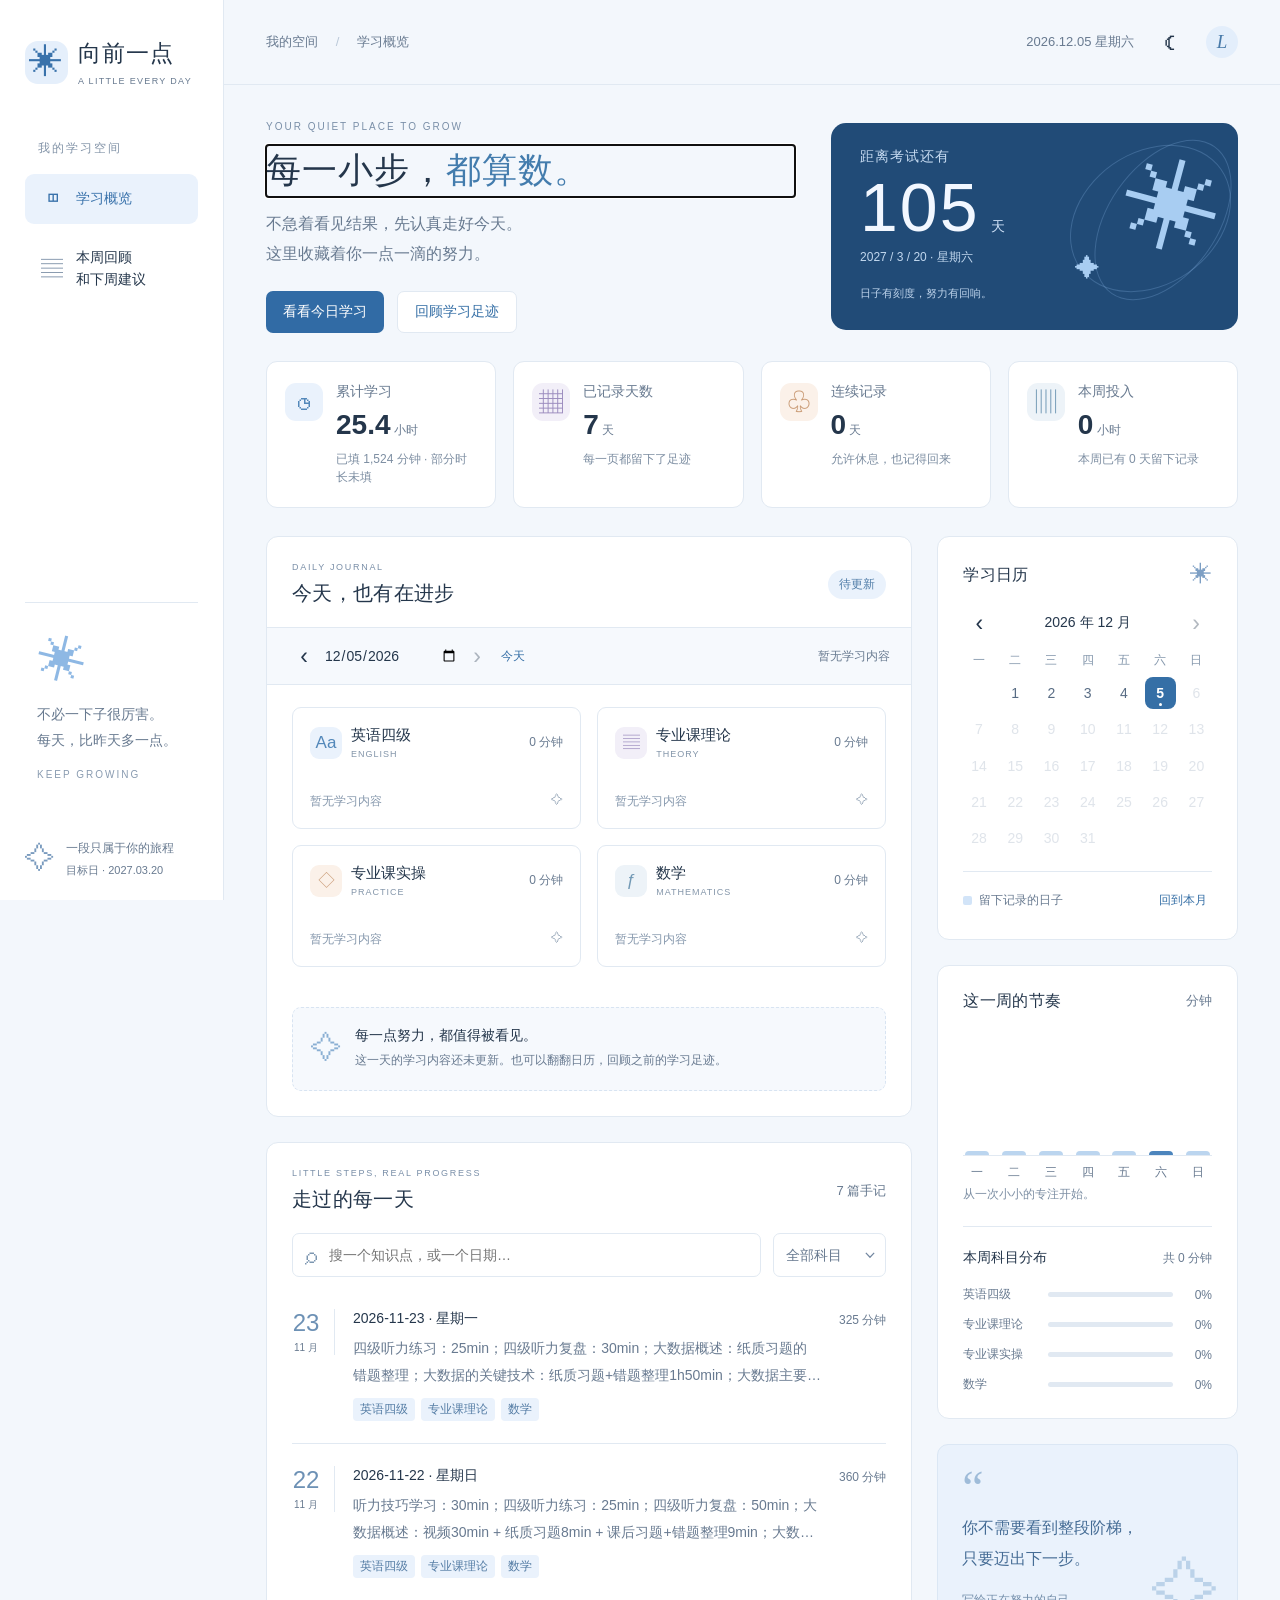
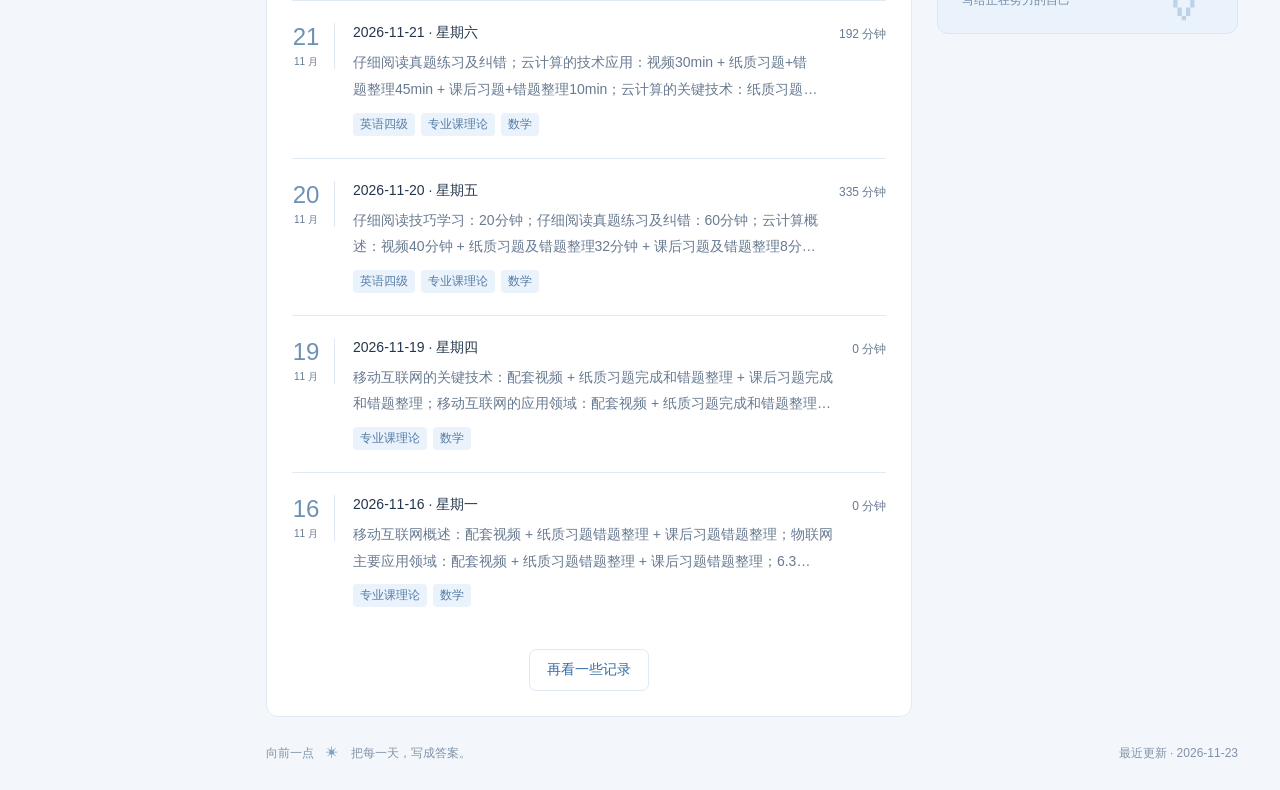
<file: index.html>
<!doctype html>
<html lang="zh-CN">
<head>
  <meta charset="UTF-8"><meta name="viewport" content="width=device-width, initial-scale=1, viewport-fit=cover"><meta name="color-scheme" content="light dark"><meta name="theme-color" content="#f3f7fc">
  <meta name="description" content="一个人的学习手记，记录英语、数学与专业课的每一点进步。"><title>向前一点 · 学习手记</title>
  <link rel="icon" href="./favicon.svg?v=20261120-blue" type="image/svg+xml"><link rel="stylesheet" href="./styles.css?v=20261120-blue"><link rel="stylesheet" href="./mobile.css?v=20261120-blue"><script src="./data/study-data.js" defer></script><script src="./app.js?v=20261120-blue" defer></script>
</head>
<body data-mobile-page="overview">
  <a class="skip-link" href="#main">跳到主要内容</a>
  <aside class="sidebar">
    <a class="brand" href="./"><span class="brand-icon" aria-hidden="true">✳</span><span id="site-name">向前一点<small>A LITTLE EVERY DAY</small></span></a>
    <p class="nav-label">我的学习空间</p><nav aria-label="主导航">
<a class="nav-item active" href="#overview" data-nav-view="overview" aria-label="学习概览" aria-current="page"><span aria-hidden="true">◫</span><span class="nav-copy">学习概览</span><span class="nav-short" aria-hidden="true">总览</span></a>
<a class="nav-item mobile-only-nav" href="#daily" data-nav-view="daily" aria-label="今天"><span aria-hidden="true">◷</span><span class="nav-copy">今天</span><span class="nav-short" aria-hidden="true">今天</span></a>
<a class="nav-item mobile-only-nav" href="#week" data-nav-view="week" aria-label="本周"><span aria-hidden="true">▥</span><span class="nav-copy">本周</span><span class="nav-short" aria-hidden="true">本周</span></a>
<a class="nav-item mobile-only-nav" href="#history" data-nav-view="history" aria-label="记录"><span aria-hidden="true">▦</span><span class="nav-copy">记录</span><span class="nav-short" aria-hidden="true">记录</span></a>
<a class="nav-item" href="./reviews.html" data-nav-view="reviews" aria-label="本周回顾和下周建议"><span aria-hidden="true">▤</span><span class="nav-copy">本周回顾<br>和下周建议</span><span class="nav-short" aria-hidden="true">周报</span></a></nav>
    <div class="sidebar-note"><span class="sprout" aria-hidden="true">✳</span><p>不必一下子很厉害。<br>每天，比昨天多一点。</p><span>KEEP GROWING</span></div><div class="sidebar-bottom"><span class="small-spark" aria-hidden="true">✧</span><span>一段只属于你的旅程<small id="sidebar-exam">目标日 · 2027.03.20</small></span></div>
  </aside>
  <div class="workspace">
    <header class="topbar"><div class="breadcrumb">我的空间 <span>/</span> 学习概览</div><div class="topbar-actions"><time id="today-label"></time><button id="theme-toggle" class="icon-button" type="button" aria-label="切换到深色主题">☾</button><span class="avatar" aria-label="个人学习空间">L</span></div></header>
    <main id="main">
      <div class="data-error" id="data-error" role="alert" hidden>学习内容暂时无法加载，请稍后刷新页面重试。</div>
      <section class="welcome" id="overview" data-mobile-view="overview" aria-labelledby="welcome-title"><div><p class="eyebrow">YOUR QUIET PLACE TO GROW</p><h1 id="welcome-title" tabindex="-1">每一小步，<span>都算数。</span></h1><p class="welcome-text">不急着看见结果，先认真走好今天。<br>这里收藏着你一点一滴的努力。</p><div class="welcome-actions"><a class="button primary" href="#daily">看看今日学习</a><a class="button subtle" href="#history">回顾学习足迹</a></div></div><div class="countdown-card"><p class="countdown-label" id="countdown-label">距离考试还有</p><div class="countdown-number"><strong id="days-left">—</strong><span>天</span></div><p class="countdown-date" id="exam-date">2027 年 3 月 20 日 · 星期六</p><div class="countdown-art" aria-hidden="true"><div class="orbit"></div><div class="orbit second"></div><span>✳</span><i>✦</i></div><p class="countdown-foot">日子有刻度，努力有回响。</p></div></section>
      <section class="stats" data-mobile-view="overview" aria-label="学习统计"><article class="stat"><span class="stat-icon green" aria-hidden="true">◷</span><div><p>累计学习</p><strong id="total-hours">0<small> 小时</small></strong><span id="total-minutes">从第一分钟开始</span></div></article><article class="stat"><span class="stat-icon lavender" aria-hidden="true">▦</span><div><p>已记录天数</p><strong id="total-days">0<small> 天</small></strong><span>每一页都留下了足迹</span></div></article><article class="stat"><span class="stat-icon peach" aria-hidden="true">♧</span><div><p>连续记录</p><strong id="streak">0<small> 天</small></strong><span>允许休息，也记得回来</span></div></article><article class="stat"><span class="stat-icon blue" aria-hidden="true">▥</span><div><p>本周投入</p><strong id="week-hours">0<small> 小时</small></strong><span id="week-caption">这一周，一起稳稳向前</span></div></article></section>
      <div class="dashboard-columns"><div class="main-column">
        <section class="panel daily-panel" id="daily" data-mobile-view="daily" aria-labelledby="daily-title"><div class="panel-heading"><div><p class="eyebrow">DAILY JOURNAL</p><h2 id="daily-title" tabindex="-1">今天，也有在进步</h2></div><span id="day-mood" class="mood">待更新</span></div><div class="date-toolbar"><div class="date-controls"><button id="previous-day" class="icon-button" aria-label="前一天" type="button">‹</button><label><span class="sr-only">查看日期</span><input id="day-picker" type="date" min="2000-01-01" max="2100-12-31"></label><button id="next-day" class="icon-button" aria-label="后一天" type="button">›</button><button id="go-today" class="text-button" type="button">今天</button></div><span id="day-summary">暂无学习内容</span></div><div class="subject-grid" id="subject-grid"></div><div class="day-notes" id="day-notes"></div><div class="daily-empty" id="daily-empty"><span aria-hidden="true">✧</span><div><strong>每一点努力，都值得被看见。</strong><p>这一天的学习内容还未更新。也可以翻翻日历，回顾之前的学习足迹。</p></div></div></section>
        <section class="panel history-panel" id="history" data-mobile-view="history" aria-labelledby="history-title"><div class="panel-heading"><div><p class="eyebrow">LITTLE STEPS, REAL PROGRESS</p><h2 id="history-title" tabindex="-1">走过的每一天</h2></div><span class="muted" id="history-count">0 篇手记</span></div><div class="history-tools"><label class="search"><span aria-hidden="true">⌕</span><input id="history-search" type="search" placeholder="搜一个知识点，或一个日期…" aria-label="搜索学习记录"></label><select id="subject-filter" aria-label="筛选科目"><option value="all">全部科目</option><option value="english">英语四级</option><option value="theory">专业课理论</option><option value="practice">专业课实操</option><option value="math">数学</option></select></div><div id="history-list"></div><button id="load-more" class="button subtle load-more" type="button" hidden>再看一些记录</button></section>
      </div><div class="side-column">
        <section class="panel calendar-panel" data-mobile-view="history" aria-labelledby="calendar-title"><div class="compact-heading"><h2 id="calendar-title">学习日历</h2><span class="calendar-flower" aria-hidden="true">✳</span></div><div class="month-control"><button id="previous-month" class="icon-button" type="button" aria-label="上个月">‹</button><strong id="calendar-month"></strong><button id="next-month" class="icon-button" type="button" aria-label="下个月">›</button></div><div class="weekdays" aria-hidden="true"><span>一</span><span>二</span><span>三</span><span>四</span><span>五</span><span>六</span><span>日</span></div><div class="calendar-grid" id="calendar-grid"></div><div class="calendar-legend"><span><i></i>留下记录的日子</span><button id="calendar-today" class="text-button" type="button">回到本月</button></div></section>
        <section class="panel weekly-panel" id="week" data-mobile-view="week" aria-labelledby="weekly-title"><div class="mobile-week-summary"><p class="eyebrow">THIS WEEK</p><h1 tabindex="-1" id="week-view-title">这一周，慢慢积累</h1><p id="week-range"></p><div><strong id="week-view-hours">0 小时</strong><span id="week-view-days">0 天记录</span></div></div><div class="compact-heading"><h2 id="weekly-title">这一周的节奏</h2><span class="muted">分钟</span></div><div id="weekly-chart" class="weekly-chart" role="img" aria-label="本周各天学习时长"></div><p class="chart-caption" id="chart-caption">从一次小小的专注开始。</p><div class="distribution-heading"><h3>本周科目分布</h3><span id="week-total">共 0 分钟</span></div><div class="distribution" id="distribution"></div><div class="mobile-week-link"><p>回看这一周，也为下一周留一点期待。</p><a class="button subtle" href="./reviews.html">查看 AI 回顾与建议</a></div></section>
        <section class="quote-panel" data-mobile-view="overview"><span class="quote-mark" aria-hidden="true">“</span><p>你不需要看到整段阶梯，<br>只要迈出下一步。</p><span>写给正在努力的自己</span><span class="quote-star" aria-hidden="true">✧</span></section>
      </div></div>
      <footer class="footer"><span>向前一点 <span aria-hidden="true">✳</span> 把每一天，写成答案。</span><span id="last-update">学习足迹，慢慢积累</span></footer><noscript><p class="data-error">请开启 JavaScript 以查看倒计时和学习记录。</p></noscript>
    </main>
  </div>
</body>
</html>
</file>
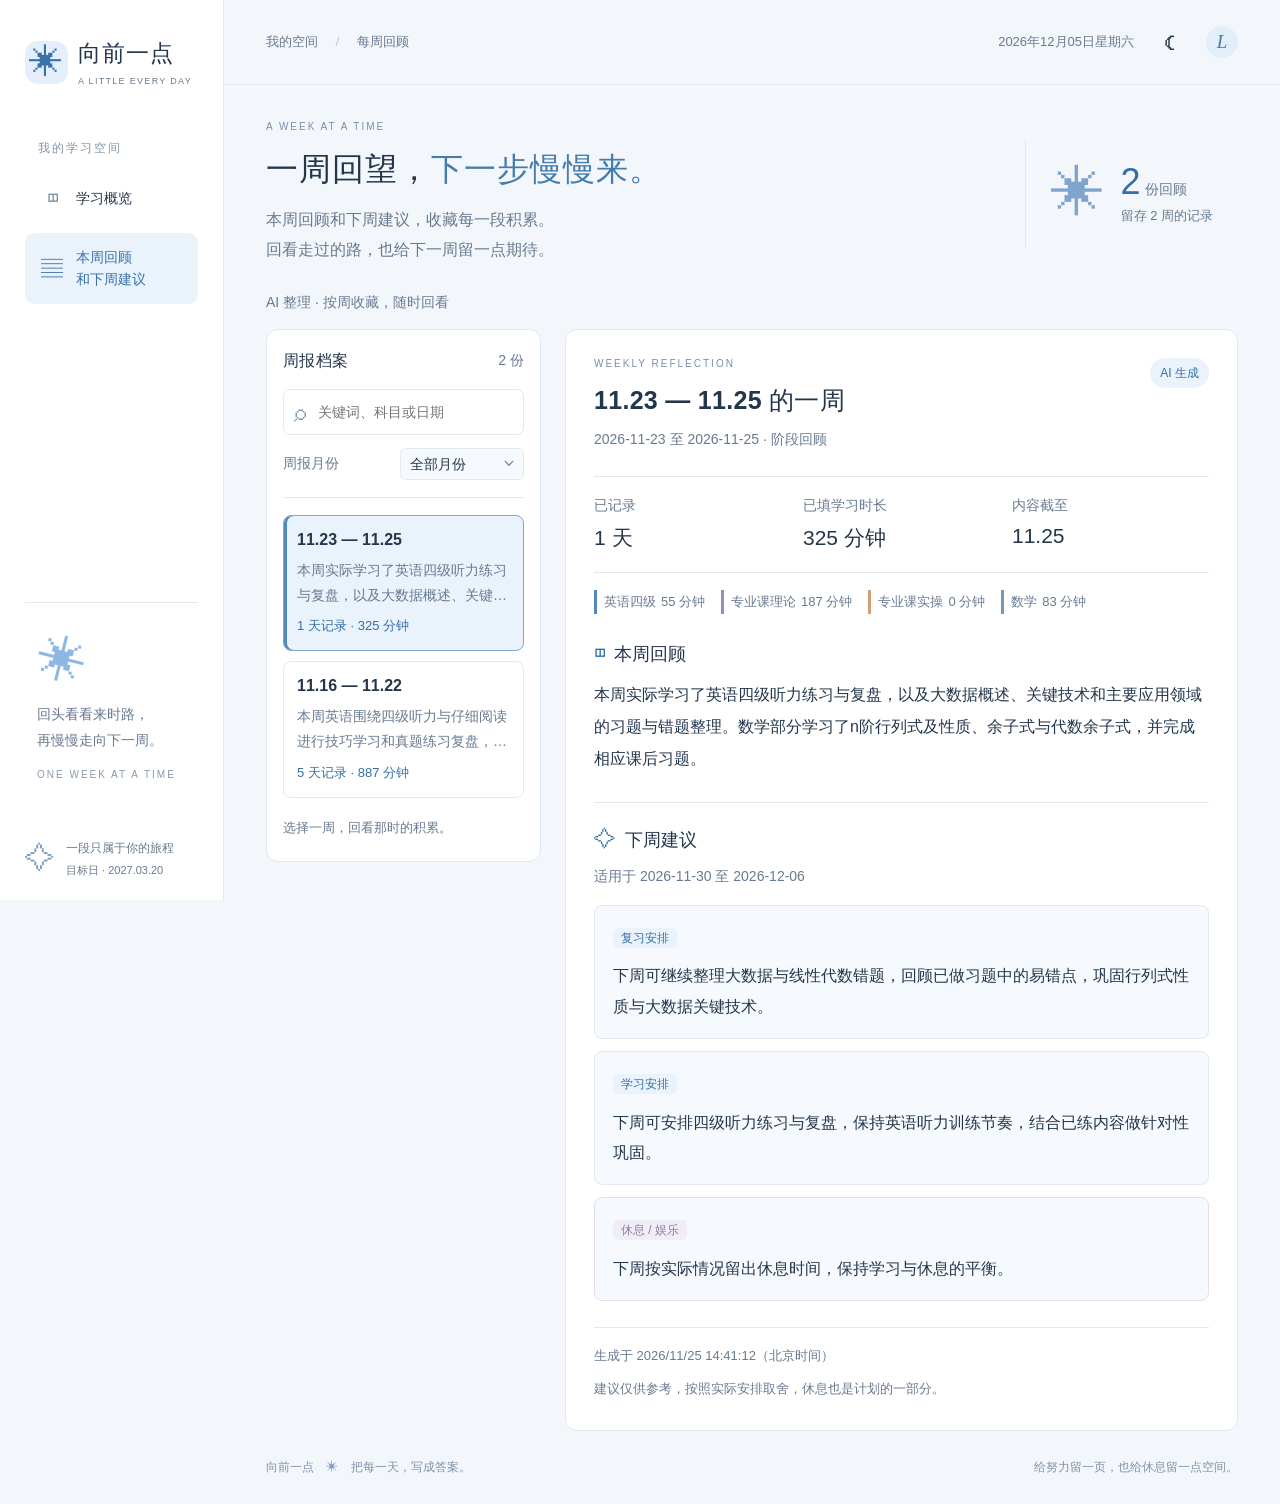
<file: reviews.html>
<!doctype html>
<html lang="zh-CN">
<head>
  <meta charset="UTF-8"><meta name="viewport" content="width=device-width, initial-scale=1, viewport-fit=cover"><meta name="color-scheme" content="light dark"><meta name="theme-color" content="#f3f7fc">
  <meta name="description" content="收藏每周的学习回顾与下周建议，回看每一个阶段的积累。"><title>本周回顾和下周建议 · 向前一点</title>
  <link rel="icon" href="./favicon.svg?v=20261120-blue" type="image/svg+xml"><link rel="stylesheet" href="./styles.css?v=20261120-blue"><link rel="stylesheet" href="./mobile.css?v=20261120-blue">
  <script src="./data/study-data.js" defer></script><script src="./reviews.js?v=20261120-blue" defer></script>
</head>
<body>
  <a class="skip-link" href="#main">跳到主要内容</a>
  <aside class="sidebar">
    <a class="brand" href="./"><span class="brand-icon" aria-hidden="true">✳</span><span>向前一点<small>A LITTLE EVERY DAY</small></span></a>
    <p class="nav-label">我的学习空间</p>
    <nav aria-label="主导航">
<a class="nav-item" href="./index.html#overview" data-nav-view="overview" aria-label="学习概览"><span aria-hidden="true">◫</span><span class="nav-copy">学习概览</span><span class="nav-short" aria-hidden="true">总览</span></a>
<a class="nav-item mobile-only-nav" href="./index.html#daily" data-nav-view="daily" aria-label="今天"><span aria-hidden="true">◷</span><span class="nav-copy">今天</span><span class="nav-short" aria-hidden="true">今天</span></a>
<a class="nav-item mobile-only-nav" href="./index.html#week" data-nav-view="week" aria-label="本周"><span aria-hidden="true">▥</span><span class="nav-copy">本周</span><span class="nav-short" aria-hidden="true">本周</span></a>
<a class="nav-item mobile-only-nav" href="./index.html#history" data-nav-view="history" aria-label="记录"><span aria-hidden="true">▦</span><span class="nav-copy">记录</span><span class="nav-short" aria-hidden="true">记录</span></a>
<a class="nav-item active" href="./reviews.html" data-nav-view="reviews" aria-label="本周回顾和下周建议" aria-current="page"><span aria-hidden="true">▤</span><span class="nav-copy">本周回顾<br>和下周建议</span><span class="nav-short" aria-hidden="true">周报</span></a></nav>
    <div class="sidebar-note"><span class="sprout" aria-hidden="true">✳</span><p>回头看看来时路，<br>再慢慢走向下一周。</p><span>ONE WEEK AT A TIME</span></div>
    <div class="sidebar-bottom"><span class="small-spark" aria-hidden="true">✧</span><span>一段只属于你的旅程<small id="sidebar-exam">目标日 · 2027.03.20</small></span></div>
  </aside>
  <div class="workspace">
    <header class="topbar"><div class="breadcrumb">我的空间 <span>/</span> 每周回顾</div><div class="topbar-actions"><time id="today-label"></time><button id="theme-toggle" class="icon-button" type="button" aria-label="切换到深色主题">☾</button><span class="avatar" aria-label="个人学习空间">L</span></div></header>
    <main id="main" class="reviews-main">
      <div id="review-data-error" class="data-error" role="alert" hidden>周报暂时无法加载，请稍后刷新页面重试。</div>
      <section class="reviews-hero" aria-labelledby="reviews-title">
        <div><p class="eyebrow">A WEEK AT A TIME</p><h1 id="reviews-title"><span class="desktop-title">一周回望，<span>下一步慢慢来。</span></span><span class="mobile-title">每周回顾</span></h1><p>本周回顾和下周建议，收藏每一段积累。<br>回看走过的路，也给下一周留一点期待。</p></div>
        <div class="archive-tally"><span aria-hidden="true">✳</span><div><strong id="report-total">0</strong> <span>份回顾</span><small id="week-total">每一周，都有新的故事</small></div></div>
      </section>
      <div class="reviews-toolbar"><p>AI 整理 · 按周收藏，随时回看</p></div>
      <div id="mobile-week-picker" class="mobile-week-picker"><label for="mobile-report-select">选择周报<select id="mobile-report-select" aria-label="选择周报"></select></label><button id="toggle-review-search" type="button" aria-expanded="false" aria-controls="archive-panel">检索</button></div>
      <div class="reviews-layout" id="reviews-layout">
        <section class="panel archive-panel" id="archive-panel" aria-labelledby="archive-title">
          <div class="compact-heading"><h2 id="archive-title">周报档案</h2><span class="archive-count" id="archive-count" role="status" aria-live="polite"></span></div>
          <div class="archive-tools">
            <label class="search"><span aria-hidden="true">⌕</span><input id="review-search" type="search" placeholder="关键词、科目或日期" aria-label="检索周报"></label>
            <label class="month-filter">周报月份<select id="review-month" aria-label="筛选周报月份"><option value="all">全部月份</option></select></label>
          </div>
          <div id="archive-list" class="archive-list"></div>
          <button id="more-reports" class="button subtle load-more" type="button" hidden>查看更多回顾</button>
          <p class="archive-hint">选择一周，回看那时的积累。</p>
        </section>
        <article id="review-detail" class="panel review-detail" aria-labelledby="detail-title" hidden>
          <div class="report-heading"><div><p class="eyebrow">WEEKLY REFLECTION</p><h2 id="detail-title" tabindex="-1"></h2><p id="detail-period"></p></div><span class="report-badge" id="detail-badge">AI 生成</span></div>
          <div class="report-stats"><div><span>已记录</span><strong id="detail-days"></strong></div><div><span>已填学习时长</span><strong id="detail-duration"></strong></div><div><span>内容截至</span><strong id="detail-through"></strong></div></div>
          <div class="report-subjects" id="detail-subjects"></div>
          <section class="report-summary" aria-labelledby="summary-title"><div class="report-section-heading"><span aria-hidden="true">◫</span><h3 id="summary-title">本周回顾</h3></div><p id="detail-summary"></p></section>
          <section class="report-next" aria-labelledby="suggestions-title"><div class="report-section-heading"><span aria-hidden="true">✧</span><h3 id="suggestions-title">下周建议</h3></div><p class="suggestion-period" id="suggestion-period"></p><ul id="detail-suggestions" class="suggestion-cards"></ul></section>
          <div class="report-foot"><p id="detail-generated"></p><p>建议仅供参考，按照实际安排取舍，休息也是计划的一部分。</p></div>
        </article>
        <section class="panel report-empty" id="report-empty" hidden><span aria-hidden="true">✧</span><h2 id="empty-title">每一周，都值得回望</h2><p id="empty-description">暂时还没有周报。</p><button id="clear-review-filters" class="button subtle" type="button" hidden>清除筛选</button></section>
      </div>
      <footer class="footer"><span>向前一点 <span aria-hidden="true">✳</span> 把每一天，写成答案。</span><span>给努力留一页，也给休息留一点空间。</span></footer>
      <noscript><p class="data-error">请开启 JavaScript 以查阅每周回顾。</p></noscript>
    </main>
  </div>
</body>
</html>
</file>
<file: styles.css>
@charset "UTF-8";
:root{font-family:"Segoe UI","PingFang SC","Microsoft YaHei",sans-serif;color:#24364b;background:#f3f7fc;font-synthesis:none;--bg:#f3f7fc;--surface:#fff;--ink:#24364b;--muted:#687a90;--line:#e1e9f2;--accent:#356fa6;--soft:#eaf2fc;--hover:#f6f9fd;--english:#5388ba;--theory:#9b8cbe;--practice:#d09e76;--math:#7299b5}
*{box-sizing:border-box}html{scroll-behavior:smooth;scroll-padding-top:24px}body{margin:0}button,input,select{font:inherit}button,a{touch-action:manipulation;-webkit-tap-highlight-color:transparent}button{cursor:pointer;color:inherit;border:0}a{color:inherit;text-decoration:none}button:disabled{cursor:default;opacity:.35}button:focus-visible,a:focus-visible,input:focus-visible,select:focus-visible{outline:3px solid #6b9ed2;outline-offset:3px}h1,h2,h3,p{margin:0}h2{font-size:20px;font-weight:650;letter-spacing:.3px}h3{font-size:16px}small{font-size:14px;font-weight:400}.muted{color:var(--muted);font-size:13px}.sr-only{position:absolute;width:1px;height:1px;overflow:hidden;clip-path:inset(50%);white-space:nowrap}[hidden]{display:none!important}
.sidebar{width:224px;height:100dvh;position:fixed;left:0;top:0;padding:38px 25px 22px;background:var(--surface);border-right:1px solid var(--line);display:flex;flex-direction:column;z-index:5}.brand{display:flex;align-items:center;gap:10px;font-size:23px;font-weight:700;letter-spacing:1px;white-space:nowrap}.brand-icon{background:#e5effb;color:#3972ab;border-radius:13px;width:43px;height:43px;display:grid;place-items:center;font-size:34px;font-weight:400}.brand small{display:block;font-size:9px;letter-spacing:1.3px;color:var(--muted);margin-top:7px}.nav-label{font-size:12px;color:#8394a8;letter-spacing:2px;margin:54px 13px 17px}.sidebar nav{display:grid;gap:9px}.nav-item{display:flex;align-items:center;gap:13px;font-size:15px;background:transparent;padding:14px 16px;text-align:left;border-radius:9px;white-space:nowrap}.nav-item>span{font-size:22px;line-height:1;width:22px;text-align:center;color:#7b8fa6}.nav-item.active{color:#285f98;background:var(--soft);font-weight:600}.nav-item.active>span{color:#3972ab}.nav-item:hover{background:var(--soft)}.sidebar-note{margin-top:auto;margin-bottom:38px;padding:30px 12px 22px;border-top:1px solid var(--line);color:var(--muted)}.sprout{display:inline-block;color:#8eb8e4;font-size:49px;transform:rotate(14deg);margin-bottom:12px}.sidebar-note p{font-size:14px;line-height:1.9}.sidebar-note>span:last-child{display:block;font-size:10px;letter-spacing:2px;margin-top:15px;color:#899bb0}.sidebar-bottom{display:flex;gap:11px;align-items:center;color:var(--muted);font-size:12px}.sidebar-bottom small{display:block;font-size:11px;margin-top:6px}.small-spark{font-size:30px;color:#7a9bbe}.workspace{margin-left:224px}.topbar{height:85px;border-bottom:1px solid var(--line);padding:0 42px;display:flex;align-items:center;justify-content:space-between;gap:20px}.breadcrumb{font-size:13px;color:var(--muted)}.breadcrumb span{margin:0 14px;color:#bac8d8}.topbar-actions{display:flex;align-items:center;gap:20px}.topbar time{font-size:13px;color:var(--muted)}.icon-button{width:32px;height:32px;display:inline-grid;place-items:center;background:transparent;border-radius:7px;font-size:23px;line-height:1;flex-shrink:0}.icon-button:hover{background:var(--soft)}.avatar{width:32px;height:32px;display:grid;place-items:center;border-radius:50%;background:#e3eefb;color:#487aa9;font:italic 19px Georgia,serif}main{max-width:1500px;margin:0 auto;padding:36px 42px 0}.eyebrow{font-size:10px;letter-spacing:2px;color:#7a8fa8;margin-bottom:13px;font-weight:500}.welcome{display:grid;grid-template-columns:1.3fr 1fr;gap:36px;align-items:center;margin-bottom:28px}h1{font-size:clamp(27px,2.7vw,38px);letter-spacing:1px;line-height:1.5;font-weight:700}h1 span{color:#437cad}.welcome-text{margin-top:12px;font-size:16px;color:var(--muted);line-height:1.9}.welcome-actions{display:flex;gap:13px;margin-top:21px}.button{display:inline-flex;align-items:center;justify-content:center;gap:8px;padding:11px 17px;min-height:42px;border-radius:7px;font-size:14px;font-weight:500;transition:transform .16s,background .16s}.button:hover{transform:translateY(-1px)}.primary{background:#316ba5;color:#fff}.primary:hover{background:#245786}.subtle{background:var(--surface);color:var(--accent);border:1px solid var(--line)}.countdown-card{position:relative;overflow:hidden;border-radius:15px;background:#214b77;color:#f2f7ff;min-height:207px;padding:25px 29px;isolation:isolate}.countdown-label{font-size:14px;color:#c9ddf3;letter-spacing:1px}.countdown-number{display:flex;gap:11px;align-items:baseline;margin:7px 0 8px}.countdown-number strong{font-size:68px;line-height:1;letter-spacing:2px;font-weight:500;font-variant-numeric:tabular-nums}.countdown-number>span{font-size:14px;color:#d0e2f8}.countdown-date{font-size:12px;color:#c2d8ef}.countdown-foot{font-size:11px;color:#bdd3eb;margin-top:20px}.countdown-art{position:absolute;right:-6px;top:6px;width:190px;height:190px;z-index:-1;color:#a8cdf2}.countdown-art>span{position:absolute;right:23px;top:33px;font-size:98px;line-height:1;transform:rotate(15deg)}.countdown-art>i{position:absolute;right:144px;top:125px;font-size:25px;font-style:normal}.orbit{position:absolute;width:173px;height:133px;border:1px solid #8ab9e844;border-radius:50%;transform:rotate(-35deg);left:10px;top:23px}.orbit.second{transform:rotate(35deg);height:180px;width:110px;left:54px;top:1px}
.stats{display:grid;grid-template-columns:repeat(4,minmax(0,1fr));gap:17px;margin-bottom:28px}.stat{display:flex;align-items:flex-start;gap:13px;padding:21px 18px;background:var(--surface);border:1px solid var(--line);border-radius:11px}.stat-icon{display:grid;place-items:center;width:38px;height:38px;flex-shrink:0;border-radius:11px;font-size:24px}.green{background:#eaf2fc;color:#5388ba}.lavender{background:#f2eff8;color:#9b8cbe}.peach{background:#fbf1e9;color:#ca9c77}.blue{background:#edf3f8;color:#7299b5}.stat p{font-size:14px;color:var(--muted);margin-bottom:9px}.stat strong{display:block;font-size:28px;font-weight:600;line-height:1.1;font-variant-numeric:tabular-nums}.stat small{font-size:12px;color:var(--muted)}.stat div>span{display:block;font-size:12px;color:#7d8ea2;margin-top:10px;line-height:1.5}.dashboard-columns{display:grid;grid-template-columns:minmax(0,2.15fr) minmax(270px,1fr);gap:25px;align-items:start}.main-column,.side-column{display:grid;gap:25px;min-width:0}.panel{background:var(--surface);border:1px solid var(--line);border-radius:12px;padding:25px;min-width:0}.panel-heading{display:flex;justify-content:space-between;align-items:center;gap:15px;margin-bottom:20px}.panel-heading .eyebrow{font-size:9px;letter-spacing:1.7px;margin-bottom:8px}.mood{background:var(--soft);color:#507da8;border-radius:20px;padding:6px 11px;font-size:12px;max-width:150px;overflow-wrap:anywhere}.date-toolbar{display:flex;align-items:center;justify-content:space-between;gap:10px;margin:0 -25px 22px;padding:12px 21px;background:var(--hover);border-block:1px solid var(--line)}.date-controls{display:flex;align-items:center;gap:3px}.date-controls input{border:0;background:transparent;color:var(--ink);font-size:14px;width:135px;min-width:0}.text-button{padding:5px;background:transparent;color:var(--accent);font-size:12px;white-space:nowrap}.text-button:hover{text-decoration:underline}.date-toolbar>span{font-size:12px;color:var(--muted);white-space:nowrap}.subject-grid{display:grid;grid-template-columns:repeat(2,minmax(0,1fr));gap:16px}.subject-card{padding:18px 17px;border:1px solid var(--line);border-radius:9px;min-height:190px;background:var(--surface);position:relative}.subject-top{display:flex;align-items:center;gap:9px;margin-bottom:16px}.subject-icon{width:32px;height:32px;display:grid;place-items:center;border-radius:9px;font-size:17px;flex-shrink:0}.subject-card h3{font-size:15px;font-weight:600}.subject-top small{display:block;font-size:9px;letter-spacing:1px;color:#8395a9;margin-top:4px}.subject-time{margin-left:auto;font-size:12px;color:var(--muted);white-space:nowrap}.subject-list{padding:0;list-style:none;display:grid;gap:9px;margin:0}.subject-list li{display:flex;gap:8px;align-items:baseline;font-size:16px;line-height:1.8;overflow-wrap:anywhere;color:#52677f}.task-mark{flex-shrink:0;font-size:12px;color:#7e9fbe}.task-pending .task-mark{color:#b4afa2}.subject-placeholder{font-size:16px;color:#879aae;line-height:1.9;margin-top:5px}.subject-bottom{margin-top:18px;color:#8698ad;font-size:12px;display:flex;justify-content:space-between}.day-notes{display:grid;gap:14px;margin-top:20px}.day-note{padding:17px 18px;border-radius:8px;background:var(--hover);border-left:3px solid #bad2ec}.day-note h3{font-size:14px;margin-bottom:9px}.day-note p{font-size:16px;color:var(--muted);line-height:1.9;white-space:pre-wrap;overflow-wrap:anywhere}.day-note.question{border-color:#d8c0a4}.daily-empty{margin-top:20px;border:1px dashed #d8e4f2;border-radius:9px;display:flex;gap:13px;align-items:center;padding:18px;background:var(--hover)}.daily-empty>span{font-size:31px;color:#8aafd3}.daily-empty strong{font-size:14px;font-weight:500}.daily-empty p{font-size:12px;color:var(--muted);line-height:1.8;margin-top:5px}
.compact-heading{display:flex;justify-content:space-between;align-items:center;margin-bottom:19px}.compact-heading h2{font-size:16px}.calendar-flower{font-size:22px;color:#7d9fc4}.month-control{display:flex;align-items:center;justify-content:space-between;margin-bottom:13px}.month-control strong{font-size:14px;font-weight:500}.weekdays,.calendar-grid{display:grid;grid-template-columns:repeat(7,minmax(0,1fr));gap:5px;text-align:center}.weekdays{font-size:12px;color:#8497ac;margin-bottom:8px}.calendar-day{position:relative;width:100%;aspect-ratio:1;max-height:36px;border-radius:8px;background:transparent;color:#586c84;font-size:14px;padding:0}.calendar-day:hover{background:var(--soft)}.calendar-day.recorded{background:#e6f0fc;color:#356a9c}.calendar-day.today{font-weight:700;color:#2c649d}.calendar-day.today::after{content:"";position:absolute;width:3px;height:3px;border-radius:50%;bottom:3px;left:calc(50% - 1.5px);background:currentColor}.calendar-day.selected{background:#356fa6;color:white}.calendar-day.future{color:#a6b4c6}.calendar-legend{border-top:1px solid var(--line);margin-top:17px;padding-top:15px;display:flex;justify-content:space-between;align-items:center;gap:5px;font-size:12px;color:var(--muted)}.calendar-legend>span{display:flex;align-items:center;gap:7px}.calendar-legend i{width:9px;height:9px;background:#d2e4f8;border-radius:2px}.weekly-chart{display:grid;grid-template-columns:repeat(7,1fr);gap:9px;height:125px;border-bottom:1px solid var(--line);padding-top:6px;margin-bottom:28px}.bar-column{height:100%;display:flex;flex-direction:column;align-items:center;justify-content:end;position:relative;gap:6px}.bar-value{font-size:10px;color:#7890aa}.bar{width:100%;max-width:24px;border-radius:5px 5px 0 0;background:#bbd5ef;min-height:3px}.bar-column.current .bar{background:#4c85bd}.bar-label{position:absolute;top:calc(100% + 9px);font-size:12px;color:var(--muted)}.chart-caption{font-size:12px;color:#7d8fa4;line-height:1.8;margin-top:16px}.distribution-heading{display:flex;justify-content:space-between;align-items:center;border-top:1px solid var(--line);padding-top:22px;margin-top:21px}.distribution-heading h3{font-size:14px;font-weight:500}.distribution-heading span{font-size:12px;color:var(--muted)}.distribution{display:grid;gap:13px;margin-top:19px}.distribution-row{display:grid;grid-template-columns:75px 1fr 29px;align-items:center;gap:10px;font-size:12px;color:var(--muted)}.distribution-track{height:5px;border-radius:4px;background:var(--line);overflow:hidden}.distribution-fill{height:100%;border-radius:4px}.distribution-row>span:last-child{text-align:right}.quote-panel{position:relative;background:#eaf2fc;border:1px solid #dbe7f4;border-radius:11px;padding:24px;color:#456c95;overflow:hidden}.quote-mark{font:48px/.8 Georgia,serif;color:#9fbcd9}.quote-panel p{font-size:16px;line-height:1.95;margin:4px 0 15px}.quote-panel>span:not(.quote-mark):not(.quote-star){font-size:12px;color:#738eaa}.quote-star{font-size:68px;position:absolute;right:17px;bottom:2px;color:#bbd2e9}.history-tools{display:flex;gap:12px;margin-bottom:10px}.search{display:flex;align-items:center;gap:10px;flex:1;min-width:0;border:1px solid var(--line);border-radius:7px;padding:9px 12px}.search>span{font-size:24px;line-height:1;color:#7c96b0}.search input{border:0;background:transparent;color:var(--ink);font-size:14px;width:100%;min-width:0;outline:none}.search:focus-within{outline:2px solid #6b9ed2}.history-tools select{border:1px solid var(--line);background-color:var(--surface);color:var(--muted);border-radius:7px;padding:8px 29px 8px 12px;font-size:14px;appearance:none;background-image:url("data:image/svg+xml,%3Csvg xmlns='http://www.w3.org/2000/svg' viewBox='0 0 12 8'%3E%3Cpath d='m1 1 5 5 5-5' fill='none' stroke='%237488a1' stroke-width='1.5'/%3E%3C/svg%3E");background-size:10px;background-position:right 10px center;background-repeat:no-repeat}.history-entry{display:flex;gap:18px;align-items:start;padding:22px 0;border-bottom:1px solid var(--line)}.history-entry:last-child{border-bottom:0}.history-date{width:43px;flex-shrink:0;text-align:center;border-right:1px solid var(--line);padding-right:14px}.history-date strong{display:block;font-size:24px;font-weight:500;color:#6d91b5}.history-date span{font-size:10px;color:var(--muted)}.history-body{min-width:0;flex:1}.history-open{padding:0;background:transparent;font-size:14px;text-align:left;font-weight:500}.history-open:hover{color:var(--accent);text-decoration:underline}.history-body p{font-size:14px;color:var(--muted);line-height:1.9;margin:7px 0 10px;display:-webkit-box;-webkit-line-clamp:2;-webkit-box-orient:vertical;overflow:hidden;overflow-wrap:anywhere}.history-tags{display:flex;flex-wrap:wrap;gap:6px}.history-tag{font-size:12px;border-radius:4px;background:var(--soft);color:#557da5;padding:3px 7px}.history-duration{font-size:12px;color:var(--muted);white-space:nowrap;margin-top:3px}.history-empty{text-align:center;padding:33px 10px 18px;color:var(--muted);font-size:16px;line-height:2}.history-empty>span{display:block;font-size:32px;color:#8db0d4;margin-bottom:8px}.load-more{display:flex;margin:20px auto 0}.footer{display:flex;justify-content:space-between;gap:20px;font-size:12px;color:#8192a7;padding:28px 0}.footer>span>span{margin:0 9px;color:#7e9fc2}
.data-error{font-size:14px;line-height:1.8;padding:13px 17px;margin-bottom:22px;background:#fff2d9;border:1px solid #edd7a6;border-radius:8px;color:#816831;display:flex;align-items:center;justify-content:space-between;gap:15px}.data-error{background:#ffefed;color:#9a5147;border-color:#e8c3bc}.skip-link{position:absolute;top:-70px;left:15px;background:var(--surface);padding:10px;z-index:10}.skip-link:focus{top:10px}
html[data-theme="dark"]{color-scheme:dark;--bg:#131e2c;--surface:#1b2a3d;--ink:#e0eaf6;--muted:#a3b4ca;--line:#30465f;--accent:#a2c7ee;--soft:#253d59;--hover:#203249;background:var(--bg);color:var(--ink)}html[data-theme="dark"] h1 span{color:#a1c7ed}html[data-theme="dark"] .nav-item.active{color:#c2dcf8}html[data-theme="dark"] .subject-list li{color:#bbccdf}html[data-theme="dark"] .quote-panel{background:#22364f;border-color:#354e6d;color:#c0d6ee}html[data-theme="dark"] .quote-star{color:#476789}html[data-theme="dark"] .calendar-day{color:#b6cce3}html[data-theme="dark"] .calendar-day.recorded{background:#2e4c6c;color:#d0e4fa}html[data-theme="dark"] .calendar-day.selected{background:#8bb9e8;color:#132b45}html[data-theme="dark"] .mood{color:#b6d3f0}
@media(max-width:1250px){.sidebar{width:190px;padding-inline:18px}.workspace{margin-left:190px}.brand{font-size:20px}.brand-icon{width:36px;height:36px;font-size:30px}.brand small{font-size:8px}.topbar{padding-inline:28px}main{padding-inline:28px}.welcome{gap:22px}.stat{padding:18px 13px;gap:9px}.stat-icon{width:30px;height:30px;font-size:21px}.stat strong{font-size:25px}.dashboard-columns{gap:20px;grid-template-columns:minmax(0,1.8fr) minmax(250px,1fr)}.panel{padding:20px}.date-toolbar{margin-inline:-20px;padding-inline:13px;flex-wrap:wrap}.subject-grid{gap:11px}.subject-card{padding:15px 13px}.subject-top{gap:7px;flex-wrap:wrap}.subject-time{font-size:12px}.subject-card h3{font-size:14px}.daily-empty{flex-wrap:wrap}.countdown-art{opacity:.55;right:-40px}.countdown-card{padding-inline:23px}.stats{gap:12px}}
@media(max-width:1050px){.sidebar{width:78px;padding:29px 12px}.brand{justify-content:center}.brand>span:last-child,.nav-label,.sidebar-note,.sidebar-bottom{display:none}.sidebar nav{margin-top:45px}.nav-item{font-size:0;gap:0;justify-content:center;padding:13px}.nav-item>span{font-size:24px}.workspace{margin-left:78px}.welcome-text{font-size:14px}.stat{flex-direction:column;gap:13px}.stat-icon{width:32px;height:32px}.subject-top small{display:none}}
@media(max-width:800px){.dashboard-columns{grid-template-columns:1fr}.side-column{grid-template-columns:1fr 1fr;gap:20px}.quote-panel{grid-column:1/-1}.calendar-day{max-height:38px}.subject-top small{display:block}.countdown-art{opacity:.35}.welcome{grid-template-columns:1.15fr 1fr;gap:20px}.countdown-number strong{font-size:58px}.countdown-card{min-height:203px;padding:23px 20px}h1{font-size:28px}.subject-card h3{font-size:16px}.subject-card{padding:20px}.subject-top{flex-wrap:nowrap}.stats{gap:10px}.stat strong{font-size:24px}.stat div>span{display:none}}
@media(max-width:600px){.sidebar{position:static;width:auto;height:auto;padding:20px;border-right:0;border-bottom:1px solid var(--line);flex-direction:row;align-items:center;justify-content:space-between}.brand>span:last-child{display:block;font-size:20px}.brand small{font-size:8px}.sidebar nav{display:flex;margin:0;gap:3px}.nav-item{padding:9px}.workspace{margin:0}.topbar{height:58px;padding-inline:20px}.topbar-actions{gap:10px}.topbar time{font-size:12px}.breadcrumb{font-size:12px}.breadcrumb span{margin-inline:6px}.avatar{display:none}main{padding:28px 18px 0}.welcome{grid-template-columns:1fr;gap:24px;margin-bottom:22px}.welcome .eyebrow{font-size:9px}h1{font-size:31px}.welcome-text{font-size:15px}.welcome-actions{margin-top:18px}.countdown-card{min-height:180px;padding:23px 25px}.countdown-art{right:4px;top:-5px;opacity:1}.countdown-number strong{font-size:65px}.countdown-foot{position:absolute;right:22px;bottom:24px;font-size:10px}.stats{grid-template-columns:repeat(2,minmax(0,1fr));gap:12px;margin-bottom:22px}.stat{flex-direction:row;padding:18px 14px;gap:12px}.stat strong{font-size:24px}.stat div>span{display:none}.stat p{font-size:14px}.stat-icon{width:30px;height:30px;font-size:21px}.main-column,.side-column,.dashboard-columns{gap:20px}.panel{padding:20px 17px}.panel-heading{gap:9px}h2{font-size:19px}.mood{font-size:12px;max-width:105px}.subject-grid{grid-template-columns:1fr;gap:13px}.subject-card{min-height:155px;padding:19px}.subject-top{margin-bottom:12px}.subject-bottom{margin-top:13px}.date-toolbar{margin-inline:-17px;padding-inline:11px;gap:5px}.date-toolbar>span{font-size:12px;margin-left:9px}.date-controls input{width:126px;font-size:14px}.date-controls{gap:0}.icon-button{width:30px;height:32px}.daily-empty{gap:10px;padding:14px}.daily-empty>div{flex:1}.side-column{grid-template-columns:1fr}.calendar-day{max-height:42px;font-size:14px}.calendar-panel{padding-inline:25px}.quote-panel{grid-column:auto}.history-tools{gap:8px}.history-tools select{max-width:102px;padding-left:8px;font-size:12px}.search{padding:9px}.search input{font-size:13px}.history-entry{gap:11px}.history-duration{display:none}.footer{flex-direction:column;gap:10px;padding-block:24px}.weekly-panel{padding:23px}.weekly-chart{height:145px}.bar-value{font-size:12px}}
h1 span{display:inline-block}
@media(max-width:360px){.breadcrumb{display:none}.topbar-actions{width:100%;justify-content:space-between}.countdown-art{transform:scale(.72);transform-origin:right top;right:-10px;opacity:.6}.stat{padding-inline:10px;gap:8px}.stat-icon{width:26px;height:26px}}
@media(prefers-reduced-motion:reduce){html{scroll-behavior:auto}*,*::before,*::after{transition:none!important}}

.review-period,.review-note{font-size:12px;line-height:1.8;color:var(--muted)}
.review-summary{font-size:16px;line-height:1.95;margin:16px 0 23px;white-space:pre-wrap;overflow-wrap:anywhere}
.weekly-review h3{font-size:15px;font-weight:500;margin-bottom:13px}
.plan-list{padding:0;margin:0;list-style:none;display:grid;gap:13px}
.plan-item{display:flex;align-items:baseline;gap:10px;font-size:16px;line-height:1.9;overflow-wrap:anywhere}
.plan-tag{flex-shrink:0;font-size:12px;line-height:1.7;padding:3px 8px;background:var(--soft);color:var(--accent);border-radius:5px}
.plan-tag.rest{background:#f0edf7;color:#8b79a2}
.review-note{border-top:1px solid var(--line);padding-top:15px;margin-top:22px}
.tomorrow-note h3{margin-bottom:15px}
@media(max-width:600px){.plan-item{flex-wrap:wrap;gap:5px}.plan-item>span:last-child{width:100%}.weekly-review .panel-heading{align-items:flex-start}.weekly-review .mood{white-space:nowrap}.weekly-review h2{font-size:18px}}

/* Weekly archive shares the quiet study-space palette. */
.nav-short,.mobile-week-picker,.mobile-title,.mobile-week-summary,.mobile-week-link,.sidebar .mobile-only-nav{display:none}
.reviews-hero .desktop-title{color:var(--ink)}
.report-subject{display:inline-flex;gap:5px;align-items:baseline}.report-subject strong{font:inherit}
.sidebar .nav-copy{font-size:14px;line-height:1.55;width:auto;white-space:normal;text-align:left;color:inherit}
.subject-card{min-height:122px;display:flex;flex-direction:column}.subject-card .subject-bottom{margin-top:auto;padding-top:18px}.subject-card .subject-list{margin-bottom:3px}
.reviews-hero{display:flex;justify-content:space-between;align-items:center;gap:28px;margin-bottom:28px}.reviews-hero h1{font-size:clamp(26px,2.5vw,36px)}.reviews-hero>div>p:last-child{font-size:16px;color:var(--muted);line-height:1.9;margin-top:12px}.archive-tally{display:flex;align-items:center;gap:16px;flex-shrink:0;padding:22px 25px;border-left:1px solid var(--line)}.archive-tally>span{font-size:54px;color:#7fa4cd}.archive-tally strong{font-size:36px;font-weight:500;color:var(--accent)}.archive-tally div>span{font-size:14px;color:var(--muted)}.archive-tally small{display:block;color:var(--muted);margin-top:4px;font-size:13px}.reviews-toolbar{display:flex;align-items:center;justify-content:space-between;gap:15px;margin-bottom:17px;font-size:14px;color:var(--muted)}.reviews-toolbar .text-button{font-size:14px}
.reviews-layout{display:grid;grid-template-columns:275px minmax(0,1fr);gap:24px;align-items:start}.archive-panel{padding:21px 16px}.archive-panel .compact-heading{margin-bottom:17px}.archive-count{font-size:14px;color:var(--muted)}.archive-tools{display:grid;gap:13px;padding-bottom:17px;border-bottom:1px solid var(--line)}.archive-tools .search{padding:10px}.archive-tools input{font-size:14px}.month-filter{display:flex;align-items:center;justify-content:space-between;gap:10px;font-size:14px;color:var(--muted)}.month-filter select{min-width:0;background:var(--hover);border:1px solid var(--line);border-radius:6px;padding:7px 26px 7px 9px;color:var(--ink);font-size:14px;appearance:none;background-image:url("data:image/svg+xml,%3Csvg xmlns='http://www.w3.org/2000/svg' viewBox='0 0 12 8'%3E%3Cpath d='m1 1 5 5 5-5' fill='none' stroke='%237488a1' stroke-width='1.5'/%3E%3C/svg%3E");background-size:10px;background-position:right 9px center;background-repeat:no-repeat}.archive-list{display:grid;gap:10px;margin-top:17px}.archive-card{display:block;width:100%;text-align:left;border:1px solid var(--line);border-radius:8px;padding:15px 13px;background:var(--surface)}.archive-card:hover{background:var(--hover)}.archive-card.selected{background:var(--soft);border-color:#80a8d0;box-shadow:inset 3px 0 0 #5388ba}.archive-card-top{display:flex;align-items:center;justify-content:space-between;gap:6px}.archive-card-top strong{font-size:16px;font-weight:600}.archive-card-top>span{font-size:12px;color:var(--muted);white-space:nowrap}.archive-preview{display:-webkit-box;-webkit-line-clamp:2;-webkit-box-orient:vertical;overflow:hidden;color:var(--muted);font-size:14px;line-height:1.8;margin:9px 0}.archive-meta{display:block;font-size:13px;color:var(--accent)}.archive-hint{font-size:13px;line-height:1.9;color:var(--muted);margin-top:18px}
.review-detail{padding:28px;scroll-margin-top:24px}.report-heading{display:flex;justify-content:space-between;gap:15px;align-items:flex-start}.report-heading h2{font-size:25px;line-height:1.5;font-weight:600}.report-heading h2:focus{outline:none}.report-heading>div>p:last-child{font-size:14px;color:var(--muted);margin-top:8px;line-height:1.8}.report-badge{font-size:12px;line-height:1.7;white-space:nowrap;color:var(--accent);background:var(--soft);padding:5px 10px;border-radius:16px}.report-stats{display:grid;grid-template-columns:repeat(3,minmax(0,1fr));gap:12px;margin:24px 0 17px;padding:20px 0;border-block:1px solid var(--line)}.report-stats span{display:block;font-size:14px;color:var(--muted);margin-bottom:9px}.report-stats strong{font-size:21px;font-weight:500;font-variant-numeric:tabular-nums}.report-subjects{display:flex;flex-wrap:wrap;gap:8px 16px;margin-bottom:27px}.report-subject{font-size:13px;color:var(--muted);line-height:1.8;border-left:3px solid var(--subject-color);padding-left:7px}.missing-time{font-size:13px;color:var(--muted);width:100%}.report-section-heading{display:flex;align-items:center;gap:9px;margin-bottom:12px}.report-section-heading>span{font-size:22px;color:var(--accent)}.report-section-heading h3{font-size:18px;font-weight:600}.report-summary>p{font-size:16px;line-height:2;color:var(--ink);overflow-wrap:anywhere;white-space:pre-wrap}.report-next{margin-top:27px;padding-top:24px;border-top:1px solid var(--line)}.suggestion-period{font-size:14px;color:var(--muted);margin:-1px 0 16px;line-height:1.8}.suggestion-cards{display:grid;gap:12px;padding:0;list-style:none;margin:0}.suggestion-card{padding:16px 18px;border-radius:8px;background:var(--hover);border:1px solid var(--line);font-size:16px;line-height:1.9;overflow-wrap:anywhere}.suggestion-card p{margin-top:9px}.suggestion-card.rest{border-color:#e4ddeb}.report-foot{border-top:1px solid var(--line);margin-top:26px;padding-top:16px;color:var(--muted);font-size:13px;line-height:1.9}.report-foot p:last-child{margin-top:8px}.report-empty{padding:65px 24px;text-align:center;color:var(--muted)}.report-empty>span{font-size:52px;color:#8aadd1}.report-empty h2{color:var(--ink);margin:15px 0;font-size:22px}.report-empty p{font-size:16px;line-height:1.9}.report-empty button{margin-top:22px}html[data-theme="dark"] .archive-card.selected{border-color:#739cc8}html[data-theme="dark"] .plan-tag.rest{background:#393347;color:#c3b4d8}html[data-theme="dark"] .suggestion-card.rest{border-color:#51465e}
@media(max-width:1250px){.reviews-layout{grid-template-columns:245px minmax(0,1fr);gap:20px}.archive-tally{padding:16px;gap:10px}.archive-tally>span{font-size:42px}.review-detail{padding:23px}.report-heading h2{font-size:23px}.report-heading{flex-wrap:wrap}}
@media(max-width:1050px){.sidebar .nav-copy{display:none}.reviews-hero{align-items:flex-start}.archive-tally{border:0;padding:5px 0}.archive-tally>span{display:none}.reviews-hero h1{font-size:28px}}
@media(max-width:800px){.reviews-layout{grid-template-columns:1fr}.archive-list{max-height:270px;overflow-y:auto;padding:3px}.archive-panel{padding:20px}.archive-card{padding:13px}.archive-tools{grid-template-columns:minmax(0,1fr) auto;align-items:center}.month-filter{gap:8px}.archive-preview{-webkit-line-clamp:1}.archive-hint{margin-top:13px}.review-detail{padding:25px}.reviews-hero{gap:14px}.archive-tally{display:none}}
@media(max-width:600px){.sidebar{flex-wrap:wrap;padding:17px 18px}.sidebar nav{display:grid;grid-template-columns:1fr 1.5fr;width:100%;margin-top:15px;gap:8px}.sidebar .nav-copy{display:block;font-size:13px;line-height:1.6}.nav-item{justify-content:center;gap:8px;padding:10px 6px}.nav-item>span:first-child{font-size:21px;width:21px;flex-shrink:0}.nav-copy br{display:none}.subject-card{min-height:115px}.reviews-main{padding-top:24px}.reviews-hero h1{font-size:28px}.reviews-hero>div>p:last-child{font-size:15px}.reviews-toolbar{font-size:13px;align-items:flex-start}.archive-tools{grid-template-columns:1fr}.archive-list{max-height:240px}.archive-panel{padding:18px 15px}.review-detail{padding:22px 17px}.report-heading h2{font-size:23px}.report-stats{gap:7px}.report-stats span{font-size:13px}.report-stats strong{font-size:18px}.report-subjects{gap:8px 12px}.suggestion-card{padding:15px}.report-foot{font-size:13px}}
</file>
<file: mobile.css>
/* Phones show one dashboard view at a time; desktop retains its full layout. */
@media (max-width: 760px) {
  html { scroll-padding-top: 16px; scroll-padding-bottom: 100px; -webkit-text-size-adjust: 100%; }
  html:not([data-theme="dark"]) { --muted: #586e88; }
  body { padding-bottom: calc(84px + env(safe-area-inset-bottom, 0px)); }
  .sidebar { position: static; width: auto; height: 72px; padding: 16px max(16px, env(safe-area-inset-left)); border: 0; background: var(--bg); display: flex; flex-direction: row; align-items: center; }
  .brand { justify-content: flex-start; gap: 9px; font-size: 21px; }
  .brand-icon { width: 38px; height: 38px; border-radius: 12px; font-size: 30px; }
  .brand>span:last-child { display: block; font-size: 21px; }
  .brand small { font-size: 8px; margin-top: 5px; }
  .nav-label,.sidebar-note,.sidebar-bottom { display: none; }
  .sidebar nav { position: fixed; z-index: 30; inset: auto 0 0; width: 100%; display: grid; grid-template-columns: 1fr 1fr; gap: 8px; margin: 0; padding: 8px max(16px, env(safe-area-inset-right)) calc(8px + env(safe-area-inset-bottom, 0px)) max(16px, env(safe-area-inset-left)); border-top: 1px solid var(--line); background: var(--surface); box-shadow: 0 -4px 20px #16385810; }
  .sidebar .nav-item { display: flex; flex-direction: column; align-items: center; justify-content: center; gap: 4px; min-height: 54px; padding: 7px 6px; border-radius: 12px; line-height: 1.3; }
  .sidebar .nav-copy { display: none; }
  .sidebar .nav-short { display: block; width: auto; font-size: 14px; line-height: 1.3; color: inherit; }
  .sidebar .nav-item>span:first-child { font-size: 21px; width: 24px; line-height: 1; }
  .workspace { margin: 0; }
  .topbar { position: absolute; top: 14px; right: max(16px, env(safe-area-inset-right)); height: 44px; width: auto; padding: 0; border: 0; }
  .topbar .breadcrumb,.topbar time,.topbar .avatar { display: none; }
  .topbar-actions { width: auto; gap: 0; }
  .icon-button { width: 44px; height: 44px; font-size: 24px; }
  #theme-toggle { background: var(--surface); border: 1px solid var(--line); border-radius: 50%; }
  main { max-width: 640px; padding: 16px max(16px, env(safe-area-inset-right)) 0 max(16px, env(safe-area-inset-left)); }
  h1 { font-size: 28px; letter-spacing: .3px; line-height: 1.45; }
  h2 { font-size: 20px; line-height: 1.5; }
  input,select,textarea { font-size: 16px; min-width: 0; }
  .button { min-height: 44px; font-size: 14px; padding: 11px 14px; }
  .text-button { min-height: 44px; font-size: 14px; padding: 8px; }
  .panel { padding: 20px 16px; border-radius: 14px; }
  .panel-heading { gap: 12px; align-items: flex-start; margin-bottom: 18px; }
  .panel-heading .eyebrow { display: none; }
  .mood { font-size: 13px; padding: 5px 9px; flex-shrink: 0; max-width: 100px; }
  .footer { flex-direction: column; align-items: flex-start; gap: 8px; font-size: 12px; padding: 24px 0 8px; line-height: 1.8; }

  /* Bottom navigation changes the visible content, rather than scrolling a long page. */
  .sidebar nav { grid-template-columns: repeat(5,minmax(0,1fr)); gap: 3px; padding-inline: max(8px, env(safe-area-inset-left)); }
  .sidebar .nav-item { padding-inline: 2px; min-width: 0; }
  .sidebar .mobile-only-nav { display: flex; }
  body[data-mobile-page] [data-mobile-view] { display: none; }
  body[data-mobile-page="overview"] [data-mobile-view="overview"],
  body[data-mobile-page="daily"] [data-mobile-view="daily"],
  body[data-mobile-page="week"] [data-mobile-view="week"],
  body[data-mobile-page="history"] [data-mobile-view="history"] { display: block; }
  body[data-mobile-page="overview"] .welcome,
  body[data-mobile-page="overview"] .stats { display: grid; }
  .dashboard-columns { display: flex; flex-direction: column; align-items: stretch; }
  .main-column,.side-column { display: contents; }
  #welcome-title:focus,#daily-title:focus,#week-view-title:focus,#history-title:focus { outline: none; }
  .mobile-week-summary { display: block; padding-bottom: 22px; margin-bottom: 22px; border-bottom: 1px solid var(--line); }
  .mobile-week-summary h1 { font-size: 23px; }
  .mobile-week-summary .eyebrow { display: none; }
  .mobile-week-summary>p:last-of-type { color: var(--muted); font-size: 14px; line-height: 1.7; margin-top: 8px; }
  .mobile-week-summary>div { display: flex; flex-wrap: wrap; align-items: baseline; gap: 10px 18px; margin-top: 18px; }
  .mobile-week-summary strong { font-size: 30px; font-weight: 500; color: var(--accent); }
  .mobile-week-summary>div>span { font-size: 14px; color: var(--muted); }
  .mobile-week-link { display: grid; justify-items: start; gap: 12px; border-top: 1px solid var(--line); margin-top: 24px; padding-top: 18px; }
  .mobile-week-link p { color: var(--muted); font-size: 14px; line-height: 1.8; }

  /* Overview: a short countdown, statistics and a little encouragement. */
  .welcome { display: grid; grid-template-columns: 1fr; gap: 20px; margin-bottom: 18px; }
  .welcome .eyebrow { display: none; }
  .welcome-text { font-size: 14px; line-height: 1.8; margin-top: 8px; }
  .welcome-actions { display: grid; grid-template-columns: 1fr 1fr; gap: 10px; margin-top: 14px; }
  .countdown-card { min-height: 154px; padding: 21px 23px; border-radius: 15px; }
  .countdown-label { font-size: 14px; }
  .countdown-number { margin: 8px 0; }
  .countdown-number strong { font-size: 58px; }
  .countdown-date { font-size: 14px; }
  .countdown-foot { display: none; }
  .countdown-art { right: -10px; top: -6px; opacity: .65; transform: scale(.85); transform-origin: right top; }
  .stats { grid-template-columns: repeat(2,minmax(0,1fr)); gap: 10px; margin-bottom: 20px; }
  .stat { flex-direction: row; align-items: flex-start; gap: 10px; padding: 17px 12px; border-radius: 12px; }
  .stat-icon { width: 28px; height: 28px; font-size: 20px; border-radius: 9px; }
  .stat p { font-size: 14px; margin-bottom: 10px; }
  .stat strong { font-size: 25px; }
  .stat div>span { display: none; }
  .dashboard-columns,.side-column { grid-template-columns: 1fr; }
  .dashboard-columns,.main-column,.side-column { gap: 18px; }
  .quote-panel { grid-column: auto; }
  .date-toolbar { display: grid; grid-template-columns: 1fr; gap: 8px; margin: 0 -16px 18px; padding: 10px 10px 13px; }
  .date-controls { display: grid; grid-template-columns: 44px minmax(0,1fr) 44px 48px; gap: 2px; width: 100%; }
  .date-controls label { display: block; min-width: 0; }
  .date-controls input { width: 100%; max-width: 100%; min-height: 44px; padding: 6px 2px; font-size: 16px; text-align: center; border-radius: 6px; }
  .date-controls input::-webkit-date-and-time-value { text-align: center; }
  .date-toolbar>span { margin: 0 8px; font-size: 13px; white-space: normal; }
  .subject-grid { grid-template-columns: 1fr; gap: 12px; }
  .subject-card { min-height: 112px; padding: 16px; border-radius: 11px; }
  .subject-top { display: grid; grid-template-columns: 36px minmax(0,1fr) auto; align-items: center; gap: 9px; margin-bottom: 8px; }
  .subject-icon { width: 36px; height: 36px; }
  .subject-card h3 { font-size: 16px; line-height: 1.5; }
  .subject-top small { display: none; }
  .subject-time { font-size: 14px; margin: 0; }
  .subject-list li { font-size: 16px; line-height: 1.85; }
  .subject-card .subject-bottom { font-size: 14px; color: var(--muted); padding-top: 12px; }
  .subject-card.subject-empty { min-height: 0; padding-block: 12px; }
  .subject-empty .subject-top { margin-bottom: 0; }
  .subject-empty .subject-bottom { display: none; }
  .day-notes { margin-top: 16px; }
  .day-note { padding: 16px; }
  .day-note h3 { font-size: 16px; }
  .day-note p { font-size: 16px; line-height: 1.85; }
  .plan-item { display: grid; gap: 7px; justify-items: start; font-size: 16px; }
  .plan-tag { font-size: 13px; }
  .daily-empty { gap: 10px; padding: 14px; align-items: flex-start; }
  .daily-empty>div { min-width: 0; flex: 1; }
  .daily-empty p { font-size: 14px; }
  .history-tools { display: grid; grid-template-columns: minmax(0,1fr) 128px; gap: 8px; }
  .search { min-height: 46px; padding: 9px 11px; }
  .search input,.archive-tools input { font-size: 16px; }
  .history-tools select { font-size: 16px; max-width: none; min-height: 46px; padding: 10px 25px 10px 8px; }
  .history-entry { gap: 12px; padding: 20px 0; }
  .history-open { font-size: 15px; min-height: 36px; }
  .history-body p { font-size: 15px; line-height: 1.8; }
  .history-duration { display: none; }
  .calendar-panel { padding: 20px; }
  .calendar-day { min-height: 38px; max-height: 44px; font-size: 15px; }
  .calendar-legend { align-items: center; font-size: 13px; }
  .weekly-chart { height: 145px; }
  .weekly-panel { padding: 20px; }
  .distribution-row { font-size: 13px; grid-template-columns: 80px minmax(0,1fr) 32px; }

  /* Reports open on the content. Search is an optional inline panel. */
  .reviews-main { padding-top: 12px; }
  .reviews-hero { margin-bottom: 16px; }
  .reviews-hero .eyebrow,.reviews-hero .desktop-title,.reviews-hero>div>p:last-child,.archive-tally { display: none; }
  .reviews-hero .mobile-title { display: block; color: var(--ink); font-size: 27px; }
  .reviews-toolbar { font-size: 13px; margin-bottom: 10px; min-width: 0; gap: 8px; }
  .reviews-toolbar p { line-height: 1.6; }
  .reviews-toolbar .text-button { font-size: 13px; }
  .mobile-week-picker { display: flex; gap: 12px; align-items: flex-end; margin-bottom: 18px; }
  .mobile-week-picker label { flex: 1; min-width: 0; display: grid; gap: 7px; font-size: 14px; color: var(--muted); }
  .mobile-week-picker select { width: 100%; height: 48px; font-size: 16px; border-radius: 10px; padding: 10px 32px 10px 13px; color: var(--ink); background-color: var(--surface); border: 1px solid var(--line); appearance: none; background-image: url("data:image/svg+xml,%3Csvg xmlns='http://www.w3.org/2000/svg' viewBox='0 0 12 8'%3E%3Cpath d='m1 1 5 5 5-5' fill='none' stroke='%237488a1' stroke-width='1.5'/%3E%3C/svg%3E"); background-size: 12px; background-position: right 13px center; background-repeat: no-repeat; }
  #toggle-review-search { min-width: 72px; min-height: 48px; padding: 10px 14px; font-size: 15px; color: var(--accent); background: var(--soft); border: 1px solid var(--line); border-radius: 10px; }
  .reviews-layout { grid-template-columns: minmax(0,1fr); gap: 18px; }
  .archive-panel { display: none; padding: 18px 14px; }
  .reviews-layout.search-open .archive-panel { display: block; }
  .archive-tools { grid-template-columns: 1fr; padding-bottom: 14px; }
  .archive-tools input,.month-filter select { font-size: 16px; }
  .month-filter { font-size: 14px; }
  .month-filter select { min-height: 44px; }
  .archive-list { max-height: none; overflow: visible; padding: 0; gap: 8px; margin-top: 14px; }
  .archive-card { padding: 13px; min-height: 72px; border-radius: 10px; }
  .archive-card-top strong { font-size: 16px; }
  .archive-preview { display: none; }
  .archive-meta { font-size: 14px; margin-top: 6px; }
  .archive-hint { font-size: 13px; margin-top: 12px; }
  .review-detail { padding: 20px 16px; scroll-margin-top: 16px; }
  .report-heading { display: flex; flex-direction: column; align-items: flex-start; gap: 9px; }
  .report-heading .eyebrow { display: none; }
  .report-heading h2 { font-size: 22px; line-height: 1.45; letter-spacing: -.2px; }
  .report-heading>div>p:last-child { font-size: 14px; line-height: 1.8; margin-top: 6px; }
  .report-badge { order: -1; font-size: 12px; padding: 4px 9px; }
  .report-stats { grid-template-columns: repeat(2,minmax(0,1fr)); gap: 12px; margin: 20px 0 16px; padding: 17px 0; }
  .report-stats>div:last-child { display: none; }
  .report-stats span { font-size: 14px; margin-bottom: 7px; }
  .report-stats strong { font-size: 24px; line-height: 1.3; }
  .report-subjects { display: grid; grid-template-columns: repeat(2,minmax(0,1fr)); gap: 9px; margin-bottom: 24px; }
  .report-subject { display: grid; gap: 5px; min-width: 0; padding: 10px 9px; background: var(--hover); border-left-width: 3px; border-radius: 4px 8px 8px 4px; line-height: 1.6; }
  .report-subject>span { font-size: 14px; }
  .report-subject strong { font-size: 16px; font-weight: 500; color: var(--ink); }
  .missing-time { grid-column: 1 / -1; font-size: 13px; line-height: 1.7; }
  .report-section-heading { gap: 8px; margin-bottom: 12px; }
  .report-section-heading h3 { font-size: 18px; }
  .report-summary>p { font-size: 16px; line-height: 1.95; }
  .report-next { margin-top: 22px; padding-top: 22px; }
  .suggestion-period { font-size: 14px; line-height: 1.8; margin-bottom: 14px; }
  .suggestion-cards { gap: 12px; }
  .suggestion-card { padding: 15px; font-size: 16px; line-height: 1.9; border-radius: 10px; }
  .suggestion-card p { margin-top: 8px; }
  .report-foot { font-size: 13px; line-height: 1.8; margin-top: 22px; padding-top: 16px; }
  .report-empty { padding: 36px 18px; }
  .report-empty h2 { font-size: 20px; }
  .report-empty p { font-size: 16px; }
}

@media (max-width: 374px) {
  .subject-top { grid-template-columns: 36px minmax(0,1fr); gap: 3px 9px; }
  .subject-top .subject-icon { grid-row: 1 / span 2; }
  .subject-top .subject-time { grid-column: 2; }
}

@media (max-width: 359px) {
  .stat { gap: 8px; padding: 15px 12px; }
  .stat-icon { display: none; }
  .history-tools { grid-template-columns: 1fr; }
  .history-tools select { width: 100%; font-size: 16px; }
  .calendar-panel { padding-inline: 14px; }
  .calendar-day { min-height: 32px; }
  .report-heading h2 { font-size: 21px; }
  .report-subject { padding-inline: 7px; }
  .countdown-art { opacity: .4; }
}
</file>
